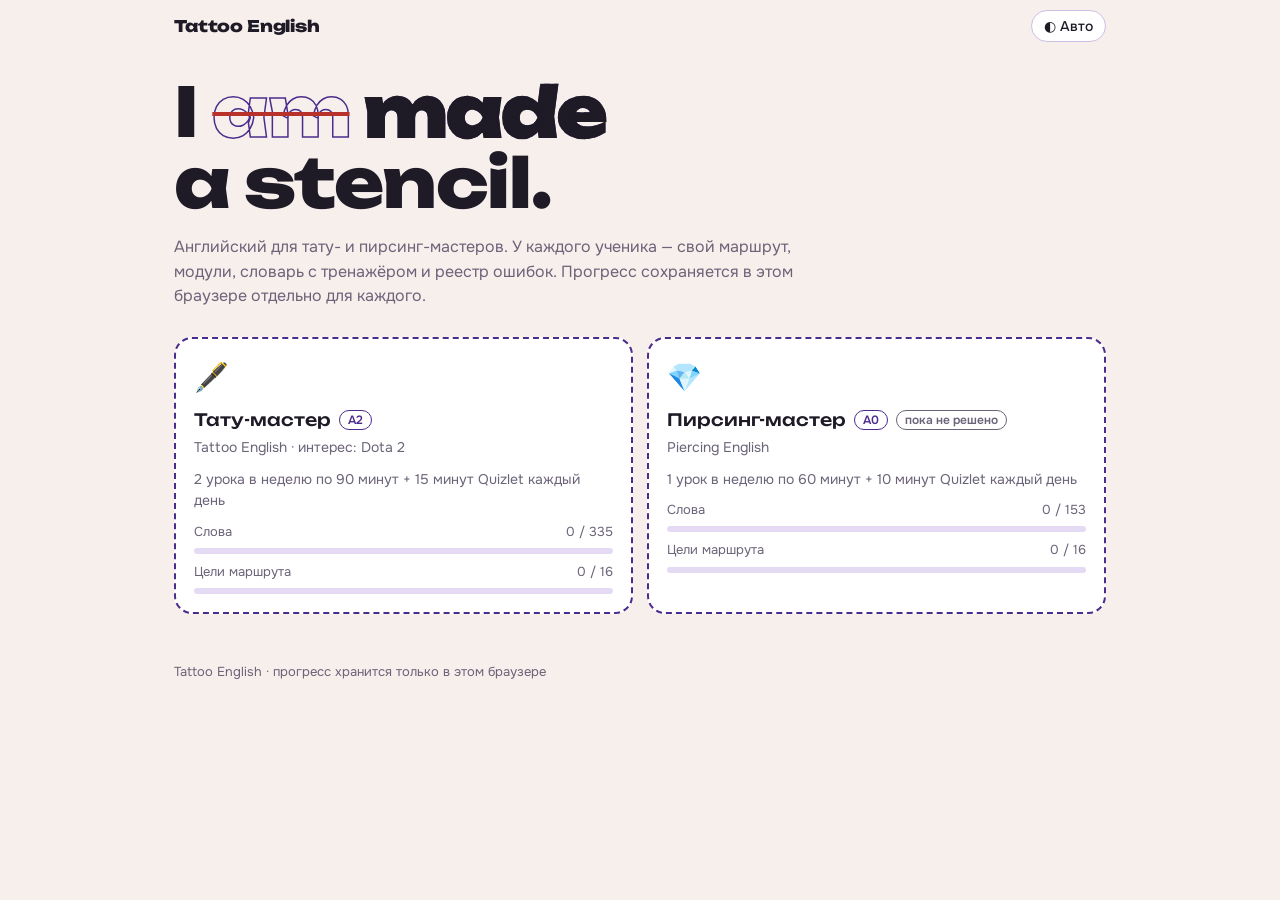
<file: index.html>
<!DOCTYPE html>
<html lang="ru">
<head>
<meta charset="utf-8">
<meta name="viewport" content="width=device-width, initial-scale=1, viewport-fit=cover">
<title>Tattoo English</title>
<meta name="description" content="Английский для тату- и пирсинг-мастеров: маршрут, модули, словарь, тренажёр и экспорт в Quizlet">
<meta name="theme-color" content="#4B2C8C">
<link rel="icon" href="data:image/svg+xml,%3Csvg xmlns='http://www.w3.org/2000/svg' viewBox='0 0 100 100'%3E%3Ctext y='.9em' font-size='90'%3E🖋️%3C/text%3E%3C/svg%3E">
<script>try{var t=JSON.parse(localStorage.getItem("te:theme"));if(t&&t!=="auto")document.documentElement.setAttribute("data-theme",t)}catch(e){}</script>
<link rel="preconnect" href="https://fonts.googleapis.com">
<link rel="preconnect" href="https://fonts.gstatic.com" crossorigin>
<link href="https://fonts.googleapis.com/css2?family=Unbounded:wght@500;700;800&family=Onest:wght@400;500;600;700&display=swap" rel="stylesheet">
<link rel="stylesheet" href="assets/css/style.css">
</head>
<body>
<div class="wrap">
<header id="top"></header>
<main id="main" style="padding-top:0">
<h1 class="hero">I <span class="wrong">am</span> <span class="stencil">made</span><br>a stencil.</h1>
<p class="lead">Английский для тату- и пирсинг-мастеров. У каждого ученика — свой маршрут, модули, словарь с тренажёром и реестр ошибок. Прогресс сохраняется в этом браузере отдельно для каждого.</p>
<div class="students" id="students"></div>
</main>
<footer>Tattoo English · прогресс хранится только в этом браузере</footer>
</div>
<script type="module" src="assets/js/index.js"></script>
</body>
</html>
</file>
<file: assets/css/style.css>
/* Tattoo English — эстетика «трансфер на коже» */
:root{
  --paper:#F7EFEC; --ink:#1E1A26; --violet:#4B2C8C; --violet-soft:#E4DAF3; --line:#CDBFE3;
  --red:#B8322B; --green:#2B7351; --muted:#6B6378; --card:#FFFFFF;
  color-scheme:light;
}
@media (prefers-color-scheme:dark){:root:not([data-theme="light"]){
  --paper:#16131D; --ink:#EDE8F3; --violet:#B9A3F0; --violet-soft:#2B2340; --line:#43385C;
  --red:#F07B72; --green:#6FD2A0; --muted:#A79FB5; --card:#1F1B29; color-scheme:dark;}}
:root[data-theme="dark"]{--paper:#16131D; --ink:#EDE8F3; --violet:#B9A3F0; --violet-soft:#2B2340; --line:#43385C;
  --red:#F07B72; --green:#6FD2A0; --muted:#A79FB5; --card:#1F1B29; color-scheme:dark;}

*{box-sizing:border-box}
html{-webkit-text-size-adjust:100%}
body{margin:0;background:var(--paper);color:var(--ink);font-family:"Onest",system-ui,-apple-system,"Segoe UI",sans-serif;font-size:16px;line-height:1.55;
  padding-bottom:env(safe-area-inset-bottom,0px)}
a{color:var(--violet)}
code{font-family:ui-monospace,Menlo,Consolas,monospace;font-size:.9em;background:var(--violet-soft);padding:1px 5px;border-radius:5px}
.wrap{max-width:980px;margin:0 auto;padding:0 16px 64px}
.hidden{display:none!important}
:focus-visible{outline:3px solid var(--violet);outline-offset:2px}

/* шапка */
#top{display:flex;align-items:center;gap:8px;padding:calc(10px + env(safe-area-inset-top,0px)) 0 10px;flex-wrap:wrap}
.brand{font:800 16px "Unbounded","Arial Black",sans-serif;color:var(--ink);text-decoration:none;letter-spacing:-.01em}
.grow{flex:1}
.chip{font:500 14px "Onest",sans-serif;background:var(--card);color:var(--ink);border:1.5px solid var(--line);border-radius:999px;padding:6px 12px;cursor:pointer;max-width:100%}
select.chip{padding-right:28px}
#nav{position:sticky;top:0;z-index:5;background:var(--paper);border-bottom:2px dashed var(--line);display:flex;gap:4px;overflow-x:auto;padding:8px 0;scrollbar-width:none;
  margin:0 -16px;padding-left:16px;padding-right:16px}
#nav::-webkit-scrollbar{display:none}
#nav a{font:600 15px "Onest",sans-serif;color:var(--muted);text-decoration:none;padding:8px 14px;border-radius:999px;white-space:nowrap}
#nav a[aria-current="page"]{background:var(--violet);color:var(--paper)}

/* типографика */
.hero{font-family:"Unbounded","Arial Black",sans-serif;font-weight:800;font-size:clamp(34px,8vw,68px);line-height:1.05;letter-spacing:-.02em;margin:24px 0 0}
.hero .wrong{color:transparent;-webkit-text-stroke:1.5px var(--violet);text-decoration:line-through;text-decoration-color:var(--red);text-decoration-thickness:4px}
.hero .stencil{color:transparent;-webkit-text-stroke:2px var(--violet);background-image:repeating-linear-gradient(90deg,var(--violet) 0 6px,transparent 6px 10px);-webkit-background-clip:text;background-clip:text;animation:ink 1.6s .3s ease forwards}
@keyframes ink{to{color:var(--ink);-webkit-text-stroke-color:var(--ink)}}
@media (prefers-reduced-motion:reduce){.hero .stencil{animation:none;color:var(--ink)}}
.lead{max-width:62ch;color:var(--muted);margin:16px 0 0}
main{padding-top:24px}
h1.page{font-family:"Unbounded",sans-serif;font-weight:700;font-size:clamp(22px,5vw,28px);margin:0 0 6px;letter-spacing:-.01em}
h2{font-family:"Unbounded",sans-serif;font-weight:700;font-size:22px;margin:32px 0 6px;letter-spacing:-.01em}
h3{font-family:"Unbounded",sans-serif;font-weight:500;font-size:17px;margin:0 0 8px}
.note{color:var(--muted);max-width:66ch;margin:0 0 18px}
.lvl{display:inline-block;font:600 12px "Onest",sans-serif;padding:1px 8px;border:1.5px solid var(--violet);color:var(--violet);border-radius:999px;margin-left:8px;vertical-align:2px;white-space:nowrap}
.lvl.warn{border-color:var(--muted);color:var(--muted)}

/* кнопки */
.btn{font:600 14px "Onest",sans-serif;padding:10px 16px;border-radius:10px;border:2px solid var(--violet);background:var(--violet);color:var(--paper);cursor:pointer;text-decoration:none;display:inline-flex;align-items:center;gap:6px;min-height:42px}
.btn.ghost{background:transparent;color:var(--violet)}
.btn.small{padding:6px 12px;font-size:13px;min-height:34px}
.btn:disabled{opacity:.5;cursor:default}
.row{display:flex;gap:10px;flex-wrap:wrap;align-items:center}
.say{border:0;background:var(--violet-soft);color:var(--violet);border-radius:8px;width:36px;height:36px;cursor:pointer;font-size:15px;flex:none}

/* карточки учеников */
.students{display:grid;grid-template-columns:repeat(auto-fit,minmax(260px,1fr));gap:14px;margin-top:28px}
.stu{display:block;border:2px dashed var(--violet);border-radius:18px;padding:18px;background:var(--card);color:var(--ink);text-decoration:none}
.stu:hover{border-style:solid}
.stu .em{font-size:28px}
.stu h3{margin:6px 0 4px}
.stu p{margin:0 0 10px;color:var(--muted);font-size:14px}
.stat{display:flex;justify-content:space-between;font-size:13px;color:var(--muted);margin-top:8px}

/* прогресс */
.bar{height:6px;background:var(--violet-soft);border-radius:3px;margin:6px 0 0;overflow:hidden}
.bar i{display:block;height:100%;background:var(--violet);border-radius:3px;width:0;transition:width .3s}
.summary{display:grid;grid-template-columns:repeat(auto-fit,minmax(150px,1fr));gap:10px;margin:0 0 24px}
.summary div{border:1.5px solid var(--line);border-radius:12px;padding:10px 12px;background:var(--card)}
.summary b{display:block;font:700 22px "Unbounded",sans-serif}
.summary span{font-size:13px;color:var(--muted)}

/* маршрут */
.road{position:relative;padding-left:36px}
.road::before{content:"";position:absolute;left:11px;top:6px;bottom:6px;border-left:3px dashed var(--violet)}
.stop{position:relative;margin-bottom:28px}
.stop .dot{position:absolute;left:-36px;top:0;width:25px;height:25px;border-radius:50%;background:var(--paper);border:3px solid var(--violet);display:grid;place-items:center;font:700 10px "Unbounded",sans-serif;color:var(--violet)}
.stop.done .dot{background:var(--violet);color:var(--paper)}
.stop h3 small{display:block;font-family:"Onest";font-weight:500;color:var(--muted);font-size:14px;margin-top:2px}
.cols{display:grid;grid-template-columns:repeat(auto-fit,minmax(240px,1fr));gap:12px 28px;margin-top:6px}
.cols h4{margin:0 0 4px;font-size:14px;color:var(--violet)}
.cols ul{margin:0;padding-left:18px}
.cols li{margin-bottom:3px}
.checks label{display:flex;gap:10px;align-items:flex-start;padding:5px 0;cursor:pointer}
.checks input{margin-top:4px;accent-color:var(--violet);width:18px;height:18px;flex:none}
.checks label.on span{text-decoration:line-through;color:var(--muted)}

/* модули */
.mods{border-top:1px solid var(--line)}
details{border-bottom:1px solid var(--line)}
summary{list-style:none;cursor:pointer;display:grid;grid-template-columns:44px 1fr;gap:4px 12px;align-items:baseline;padding:16px 0}
summary::-webkit-details-marker{display:none}
summary .n{font:800 22px "Unbounded",sans-serif;color:var(--violet);grid-row:span 2}
summary .t{font-weight:600;font-size:17px}
summary .w{color:var(--muted);font-size:14px}
.modbody{padding:0 0 18px}
.modbody dl{display:grid;grid-template-columns:1fr;gap:2px 14px;margin:0 0 14px}
.modbody dt{color:var(--muted);font-size:13px;margin-top:6px}
.modbody dd{margin:0}
.block{border:2px dashed var(--line);border-radius:14px;padding:12px 14px;margin:0 0 12px}
.block h4{margin:0 0 6px;font-size:14px;color:var(--violet)}
.phr{display:grid;grid-template-columns:auto 1fr;gap:2px 10px;align-items:center;padding:6px 0;border-top:1px solid var(--line)}
.phr:first-of-type{border-top:0}
.phr .say{grid-row:span 2}
.phr b{font-weight:600}
.phr small{color:var(--muted)}
.phr small i{color:var(--violet);font-style:normal}

/* фильтры и словарь */
.filters{display:grid;grid-template-columns:1fr 1fr;gap:8px;margin-bottom:12px}
.filters input{grid-column:1/-1}
.filters input,.filters select,.field{font:15px "Onest",sans-serif;padding:10px 12px;border-radius:10px;border:1.5px solid var(--line);background:var(--card);color:var(--ink);min-width:0;width:100%}
.count{color:var(--muted);font-size:14px;margin:0 0 10px}
.words{border-top:1px solid var(--line)}
.word{display:grid;grid-template-columns:auto 1fr auto;gap:4px 12px;padding:12px 0;border-bottom:1px solid var(--line);align-items:start}
.word .en{font-weight:600;font-size:17px}
.word .pr{font-size:13px;color:var(--violet)}
.word .pr span{color:var(--muted)}
.word .ru{margin-top:2px}
.word .ex{color:var(--muted);font-size:14px;margin-top:4px;display:flex;gap:8px;align-items:flex-start}
.say.mini{width:26px;height:26px;font-size:11px;border-radius:6px}
.word .tags{font-size:12px;color:var(--muted);margin-top:4px}
.word.known .en{color:var(--green)}
.mark{border:1.5px solid var(--line);background:transparent;border-radius:8px;height:36px;padding:0 10px;cursor:pointer;color:var(--muted);font:500 13px "Onest",sans-serif;white-space:nowrap}
.word.known .mark{border-color:var(--green);color:var(--green)}
.panel{border:2px dashed var(--violet);border-radius:16px;padding:14px;margin:0 0 16px;background:var(--card)}
.panel .opts2{display:grid;grid-template-columns:1fr 1fr;gap:8px;margin-bottom:10px}
.panel label{font-size:13px;color:var(--muted);display:flex;flex-direction:column;gap:4px}
.panel label.inline{flex-direction:row;align-items:center;gap:8px;color:var(--ink);font-size:14px}
textarea{width:100%;min-height:180px;font:13px ui-monospace,Menlo,Consolas,monospace;padding:10px;border-radius:10px;border:1.5px solid var(--line);background:var(--paper);color:var(--ink)}
.small-note{font-size:13px;color:var(--muted)}

/* тренажёр */
.modes{display:flex;gap:8px;flex-wrap:wrap;margin-bottom:10px}
.opts-line{display:flex;gap:8px;flex-wrap:wrap;margin-bottom:14px}
.stage{border:2px dashed var(--violet);border-radius:18px;padding:24px 16px;min-height:300px;display:flex;flex-direction:column;align-items:center;justify-content:center;text-align:center;gap:14px;background:var(--card)}
.big{font:700 clamp(24px,6vw,38px) "Unbounded",sans-serif;letter-spacing:-.01em;word-break:break-word;margin:0}
.sub{color:var(--muted);margin:0}
.opts{display:grid;grid-template-columns:1fr;gap:10px;width:100%;max-width:640px}
.opt{font:500 16px "Onest",sans-serif;padding:14px;border-radius:12px;border:2px solid var(--line);background:var(--paper);color:var(--ink);cursor:pointer;text-align:left;min-height:52px}
.opt.right{border-color:var(--green);background:color-mix(in srgb,var(--green) 14%,transparent)}
.opt.bad{border-color:var(--red);background:color-mix(in srgb,var(--red) 14%,transparent)}
.spell{font:600 20px "Onest",sans-serif;padding:12px 14px;border-radius:12px;border:2px solid var(--line);background:var(--paper);color:var(--ink);width:100%;max-width:420px;text-align:center}
.fb{min-height:24px;font-weight:600;margin:0}
.fb.ok{color:var(--green)} .fb.no{color:var(--red)}
.score{font-size:14px;color:var(--muted);margin:0}
.play{width:88px;height:88px;border-radius:50%;border:3px solid var(--violet);background:var(--violet-soft);color:var(--violet);font-size:34px;cursor:pointer}

/* ошибки */
.err{display:grid;grid-template-columns:1fr;gap:4px;padding:14px 0;border-bottom:1px solid var(--line)}
.err .x{color:var(--red)}
.err .x s{text-decoration-thickness:2px}
.err .ok{color:var(--green);font-weight:600;display:flex;gap:8px;align-items:center}
.err small{color:var(--muted)}
.err.fixed{opacity:.6}
.err .meta{display:flex;gap:8px;flex-wrap:wrap;align-items:center;margin-top:4px;font-size:13px;color:var(--muted)}

/* как работаем */
.lesson{display:flex;height:44px;border-radius:12px;overflow:hidden;margin:6px 0 10px;border:2px solid var(--violet)}
.lesson div{display:flex;align-items:center;justify-content:center;font:600 13px "Onest",sans-serif;color:var(--paper);background:var(--violet);border-right:2px dashed var(--paper);white-space:nowrap;overflow:hidden;padding:0 6px}
.lesson div:nth-child(2){background:color-mix(in srgb,var(--violet) 70%,var(--paper))}
.lesson div:nth-child(3){background:color-mix(in srgb,var(--violet) 45%,var(--paper));color:var(--ink)}
.lesson div:last-child{border-right:0}
.tools{display:grid;grid-template-columns:repeat(auto-fit,minmax(240px,1fr));gap:14px}
.tool{border:2px dashed var(--line);border-radius:14px;padding:16px}
.tool p{margin:0 0 8px}
dl.lessonparts{display:grid;grid-template-columns:auto 1fr;gap:6px 12px;margin:0}
dl.lessonparts dt{font-weight:700;color:var(--violet)}
dl.lessonparts dd{margin:0}

footer{margin-top:48px;color:var(--muted);font-size:13px}

@media (min-width:700px){
  .wrap{padding:0 24px 64px}
  #nav{margin:0 -24px;padding-left:24px;padding-right:24px}
  .filters{grid-template-columns:2fr 1fr 1fr 1fr 1fr}
  .filters input{grid-column:auto}
  summary{grid-template-columns:56px 1fr auto}
  summary .n{grid-row:auto}
  summary .w{white-space:nowrap}
  .modbody{padding-left:68px}
  .modbody dl{grid-template-columns:130px 1fr}
  .modbody dt{margin-top:0}
  .opts{grid-template-columns:1fr 1fr}
  .panel .opts2{grid-template-columns:repeat(4,1fr)}
  .err{grid-template-columns:1fr 1fr;column-gap:20px}
  .err small,.err .meta{grid-column:1/-1}
}
</file>
